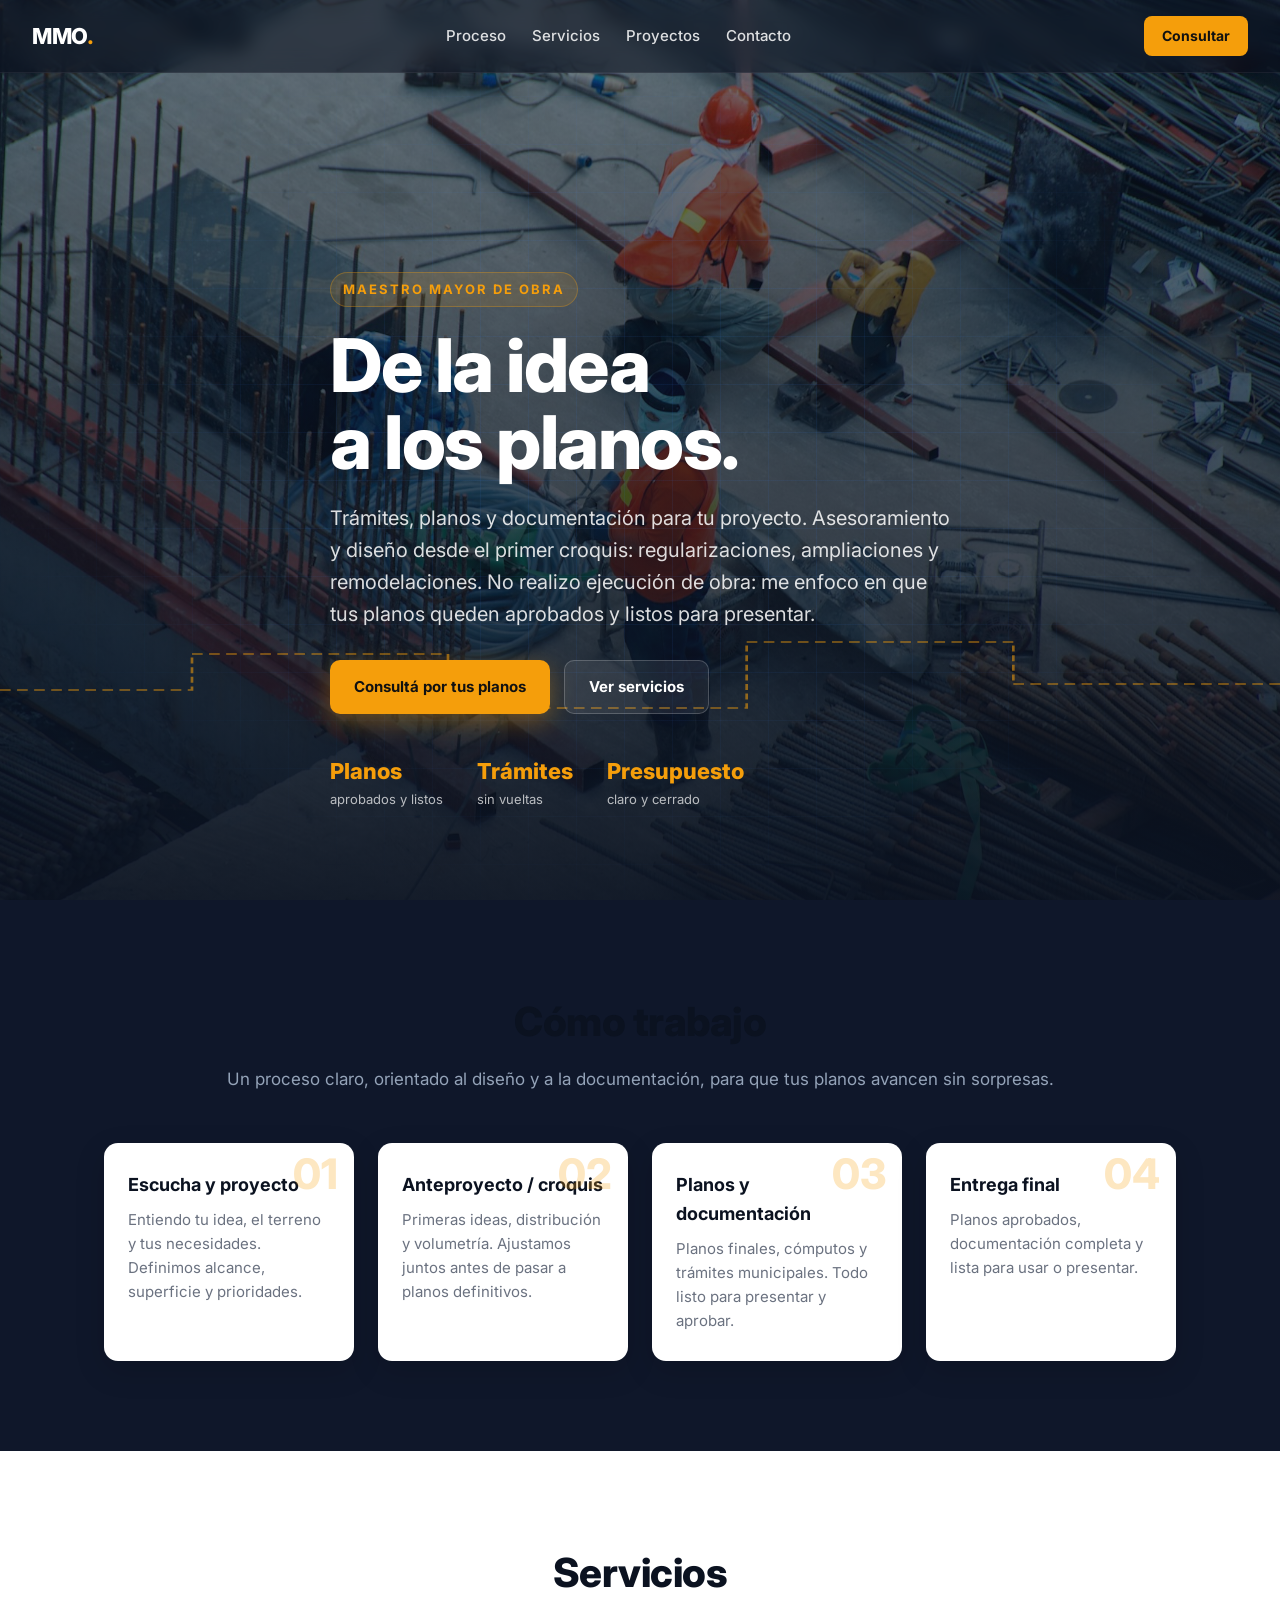
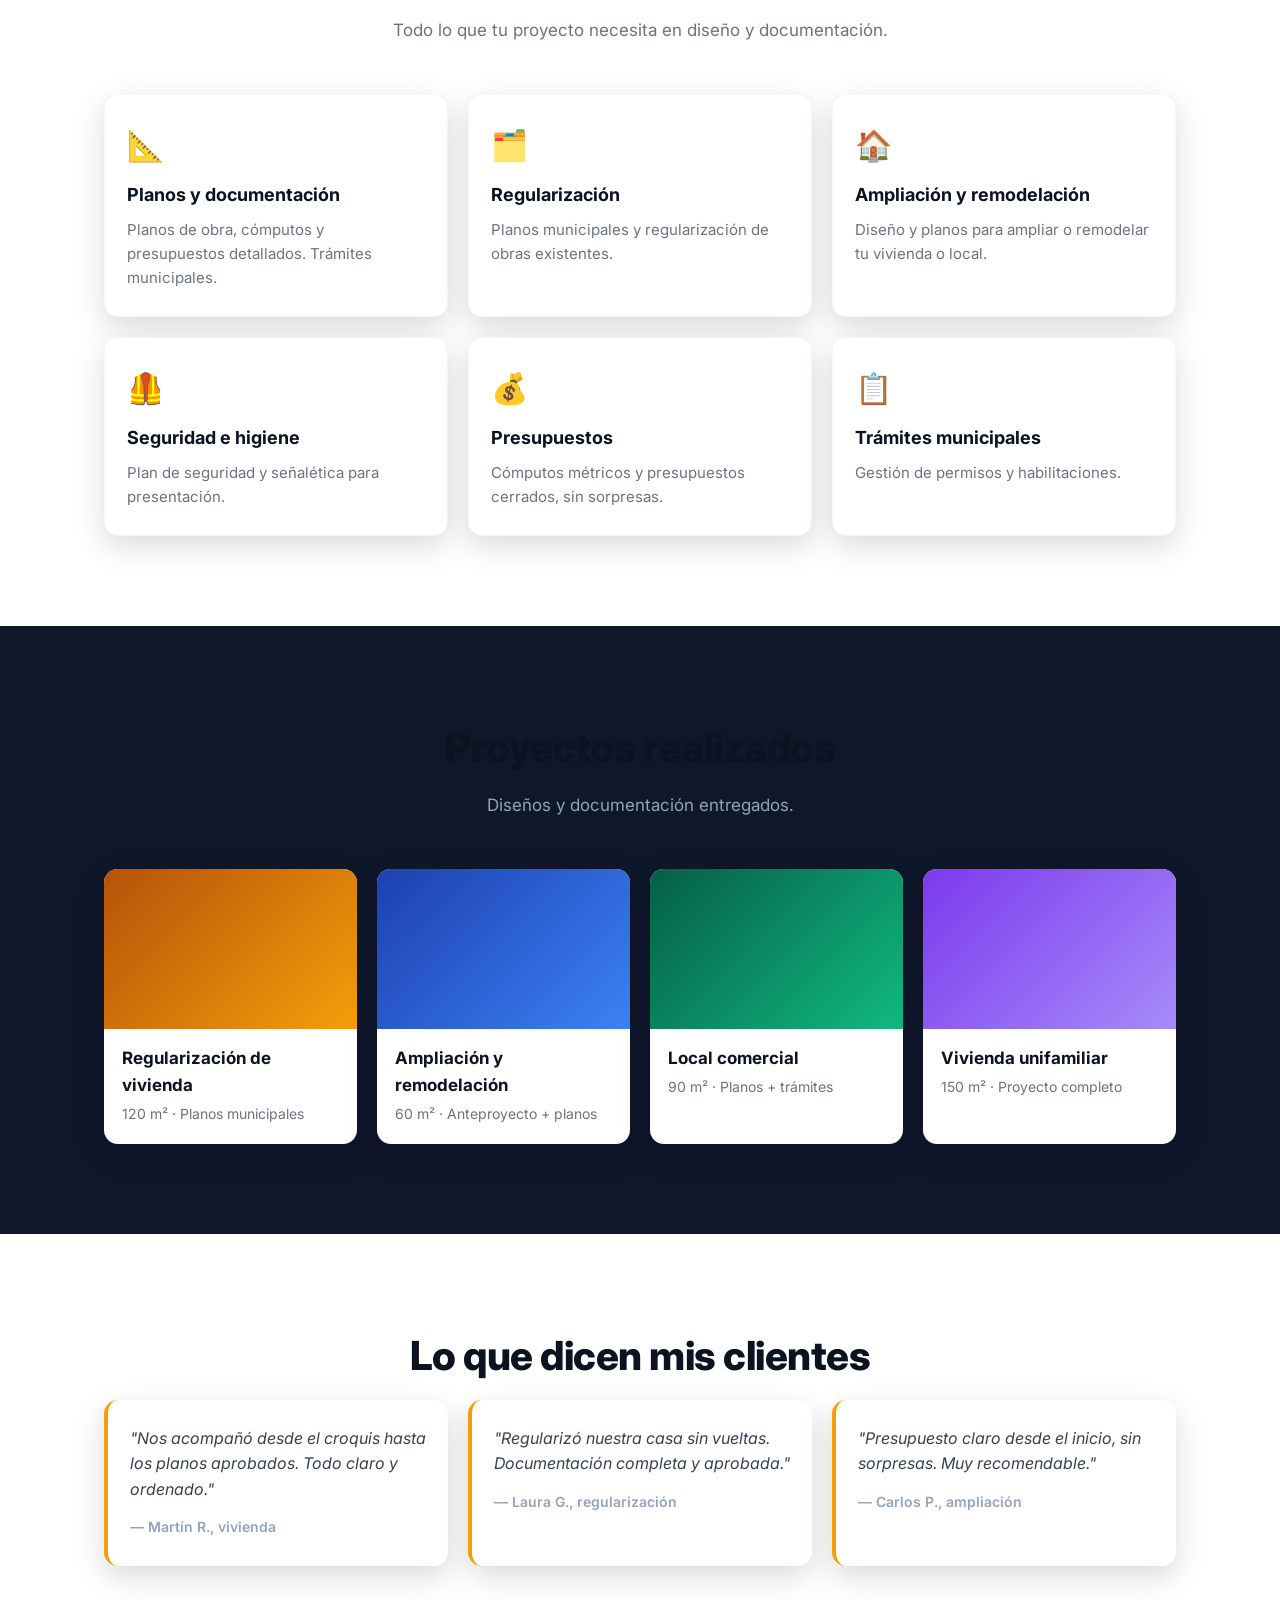
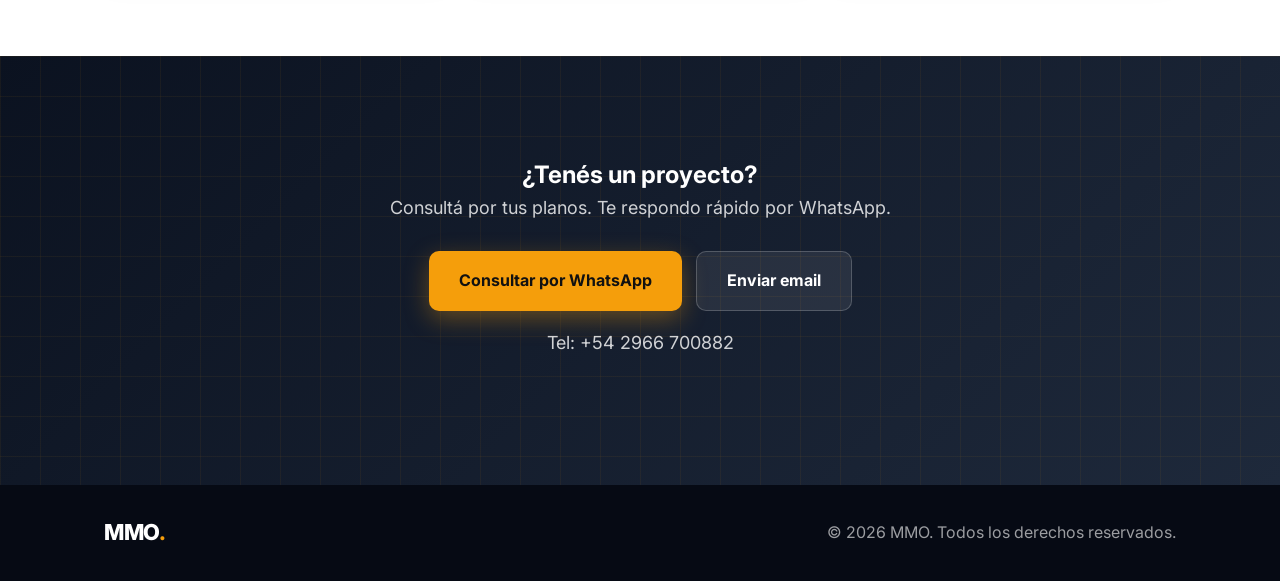
<file: index.html>
<!DOCTYPE html>
<html lang="es">
<head>
<meta charset="utf-8">
<meta name="viewport" content="width=device-width, initial-scale=1">
<title>MMO. — De la idea a los planos</title>
<meta name="description" content="MMO: trámites, planos y documentación para tu proyecto. Asesoramiento y diseño desde el primer croquis. Consultá por tus planos.">
<link rel="preconnect" href="https://fonts.googleapis.com">
<link rel="preconnect" href="https://fonts.gstatic.com" crossorigin>
<link href="https://fonts.googleapis.com/css2?family=Inter:wght@400;500;600;700;800&display=swap" rel="stylesheet">
<link rel="stylesheet" href="styles.css">
</head>
<body>

<header class="hero">
  <nav class="nav">
    <a href="#" class="brand">MMO<span>.</span></a>
    <ul class="nav-links">
      <li><a href="#proceso">Proceso</a></li>
      <li><a href="#servicios">Servicios</a></li>
      <li><a href="#proyectos">Proyectos</a></li>
      <li><a href="#contacto">Contacto</a></li>
    </ul>
    <a href="#contacto" class="nav-cta">Consultar</a>
  </nav>

  <div class="hero-bg" aria-hidden="true"></div>
  <div class="hero-overlay" aria-hidden="true"></div>

  <svg class="blueprint-line" viewBox="0 0 1200 200" preserveAspectRatio="none" aria-hidden="true">
    <path d="M0,120 L180,120 L180,60 L420,60 L420,150 L700,150 L700,40 L950,40 L950,110 L1200,110" />
  </svg>

  <div class="hero-content">
    <span class="eyebrow reveal">Maestro Mayor de Obra</span>
    <h1 class="reveal">De la idea<br>a los planos.</h1>
    <p class="lead reveal">Trámites, planos y documentación para tu proyecto. Asesoramiento y diseño desde el primer croquis: regularizaciones, ampliaciones y remodelaciones. No realizo ejecución de obra: me enfoco en que tus planos queden aprobados y listos para presentar.</p>
    <div class="hero-actions reveal">
      <a href="#contacto" class="btn btn-primary">Consultá por tus planos</a>
      <a href="#servicios" class="btn btn-ghost">Ver servicios</a>
    </div>
    <div class="trust reveal">
      <div class="trust-item"><strong>Planos</strong><span>aprobados y listos</span></div>
      <div class="trust-item"><strong>Trámites</strong><span>sin vueltas</span></div>
      <div class="trust-item"><strong>Presupuesto</strong><span>claro y cerrado</span></div>
    </div>
  </div>
</header>

<section id="proceso" class="section">
  <div class="container">
    <h2 class="reveal">Cómo trabajo</h2>
    <p class="section-lead reveal">Un proceso claro, orientado al diseño y a la documentación, para que tus planos avancen sin sorpresas.</p>
    <div class="steps">
      <div class="step reveal">
        <div class="step-num">01</div>
        <h3>Escucha y proyecto</h3>
        <p>Entiendo tu idea, el terreno y tus necesidades. Definimos alcance, superficie y prioridades.</p>
      </div>
      <div class="step reveal">
        <div class="step-num">02</div>
        <h3>Anteproyecto / croquis</h3>
        <p>Primeras ideas, distribución y volumetría. Ajustamos juntos antes de pasar a planos definitivos.</p>
      </div>
      <div class="step reveal">
        <div class="step-num">03</div>
        <h3>Planos y documentación</h3>
        <p>Planos finales, cómputos y trámites municipales. Todo listo para presentar y aprobar.</p>
      </div>
      <div class="step reveal">
        <div class="step-num">04</div>
        <h3>Entrega final</h3>
        <p>Planos aprobados, documentación completa y lista para usar o presentar.</p>
      </div>
    </div>
  </div>
</section>

<section id="servicios" class="section alt">
  <div class="container">
    <h2 class="reveal">Servicios</h2>
    <p class="section-lead reveal">Todo lo que tu proyecto necesita en diseño y documentación.</p>
    <div class="grid">
      <div class="card reveal">
        <div class="card-icon">📐</div>
        <h3>Planos y documentación</h3>
        <p>Planos de obra, cómputos y presupuestos detallados. Trámites municipales.</p>
      </div>
      <div class="card reveal">
        <div class="card-icon">🗂️</div>
        <h3>Regularización</h3>
        <p>Planos municipales y regularización de obras existentes.</p>
      </div>
      <div class="card reveal">
        <div class="card-icon">🏠</div>
        <h3>Ampliación y remodelación</h3>
        <p>Diseño y planos para ampliar o remodelar tu vivienda o local.</p>
      </div>
      <div class="card reveal">
        <div class="card-icon">🦺</div>
        <h3>Seguridad e higiene</h3>
        <p>Plan de seguridad y señalética para presentación.</p>
      </div>
      <div class="card reveal">
        <div class="card-icon">💰</div>
        <h3>Presupuestos</h3>
        <p>Cómputos métricos y presupuestos cerrados, sin sorpresas.</p>
      </div>
      <div class="card reveal">
        <div class="card-icon">📋</div>
        <h3>Trámites municipales</h3>
        <p>Gestión de permisos y habilitaciones.</p>
      </div>
    </div>
  </div>
</section>

<section id="proyectos" class="section">
  <div class="container">
    <h2 class="reveal">Proyectos realizados</h2>
    <p class="section-lead reveal">Diseños y documentación entregados.</p>
    <div class="obras">
      <div class="obra reveal">
        <div class="obra-img obra-1"></div>
        <h3>Regularización de vivienda</h3>
        <p>120 m² · Planos municipales</p>
      </div>
      <div class="obra reveal">
        <div class="obra-img obra-2"></div>
        <h3>Ampliación y remodelación</h3>
        <p>60 m² · Anteproyecto + planos</p>
      </div>
      <div class="obra reveal">
        <div class="obra-img obra-3"></div>
        <h3>Local comercial</h3>
        <p>90 m² · Planos + trámites</p>
      </div>
      <div class="obra reveal">
        <div class="obra-img obra-4"></div>
        <h3>Vivienda unifamiliar</h3>
        <p>150 m² · Proyecto completo</p>
      </div>
    </div>
  </div>
</section>

<section class="section alt">
  <div class="container">
    <h2 class="reveal">Lo que dicen mis clientes</h2>
    <div class="testimonios">
      <blockquote class="reveal">
        <p>"Nos acompañó desde el croquis hasta los planos aprobados. Todo claro y ordenado."</p>
        <cite>— Martín R., vivienda</cite>
      </blockquote>
      <blockquote class="reveal">
        <p>"Regularizó nuestra casa sin vueltas. Documentación completa y aprobada."</p>
        <cite>— Laura G., regularización</cite>
      </blockquote>
      <blockquote class="reveal">
        <p>"Presupuesto claro desde el inicio, sin sorpresas. Muy recomendable."</p>
        <cite>— Carlos P., ampliación</cite>
      </blockquote>
    </div>
  </div>
</section>

<section id="contacto" class="cta-section">
  <div class="container cta-inner">
    <h2 class="reveal">¿Tenés un proyecto?</h2>
    <p class="reveal">Consultá por tus planos. Te respondo rápido por WhatsApp.</p>
    <div class="cta-actions reveal">
      <a class="btn btn-primary btn-lg" href="https://wa.me/542966700882" target="_blank" rel="noopener">Consultar por WhatsApp</a>
      <a class="btn btn-ghost btn-lg" href="https://mail.google.com/mail/?view=cm&fs=1&to=mpsanabriia%2Bmmo@gmail.com&su=Consulta%20por%20planos&body=Hola%2C%20quisiera%20consultar%20por%20planos%20y%20tr%C3%A1mites." target="_blank" rel="noopener">Enviar email</a>
    </div>
    <p class="muted reveal">Tel: +54 2966 700882</p>
  </div>
</section>

<footer>
  <div class="container footer-inner">
    <div class="brand">MMO<span>.</span></div>
    <p>© <span id="year"></span> MMO. Todos los derechos reservados.</p>
  </div>
</footer>

<script>
  document.getElementById('year').textContent = new Date().getFullYear();

  document.querySelectorAll('a[href^="#"]').forEach(a => {
    a.addEventListener('click', e => {
      const id = a.getAttribute('href');
      if (id.length > 1) {
        e.preventDefault();
        document.querySelector(id)?.scrollIntoView({ behavior: 'smooth', block: 'start' });
      }
    });
  });

  const io = new IntersectionObserver((entries) => {
    entries.forEach(en => {
      if (en.isIntersecting) {
        en.target.classList.add('in');
        io.unobserve(en.target);
      }
    });
  }, { threshold: 0.15 });
  document.querySelectorAll('.reveal').forEach(el => io.observe(el));
</script>
</body>
</html>
</file>
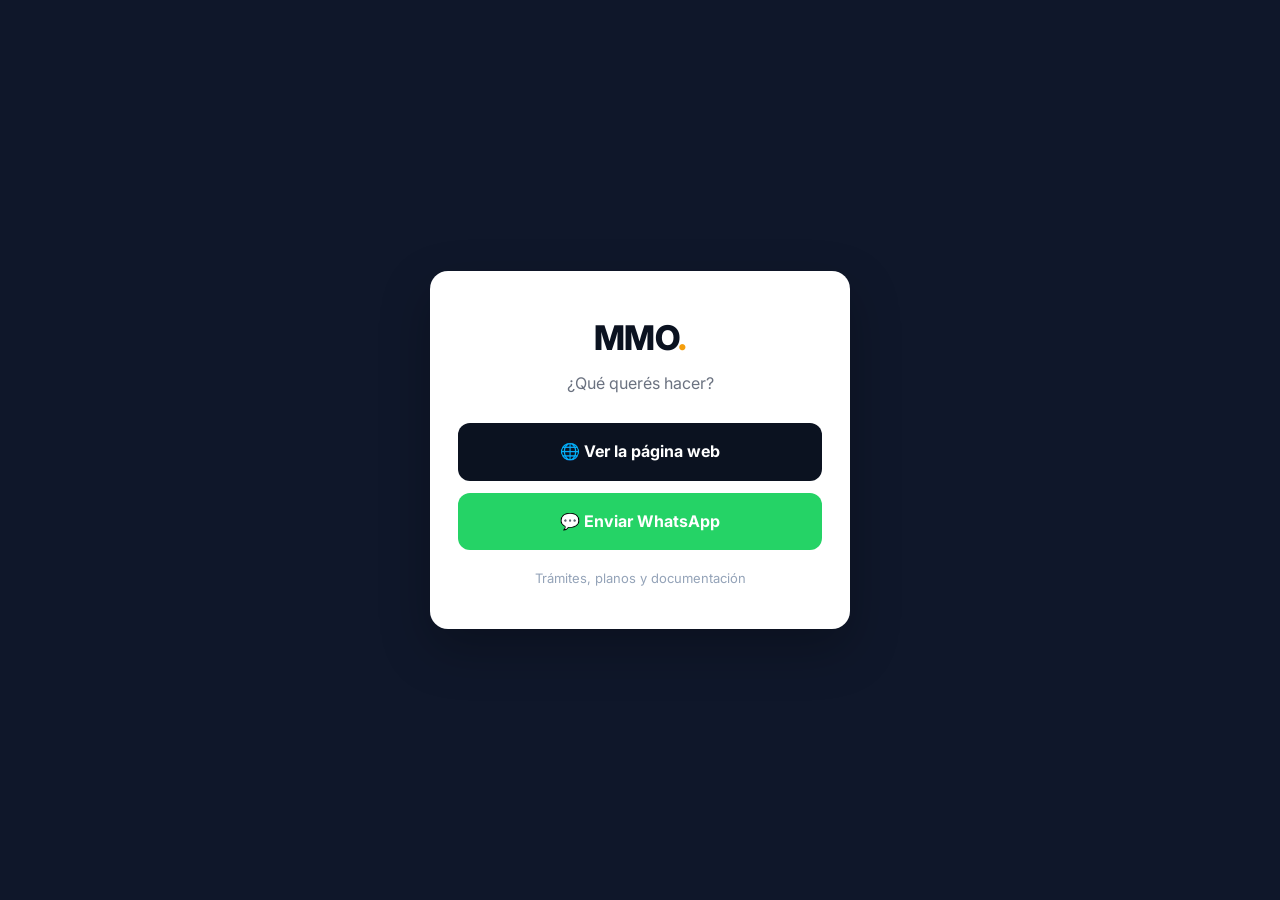
<file: elegir.html>
<!DOCTYPE html>
<html lang="es">
<head>
<meta charset="utf-8">
<meta name="viewport" content="width=device-width, initial-scale=1">
<title>MMO. — Elegí una opción</title>
<meta name="description" content="Elegí si querés ver la página web de MMO o enviar un WhatsApp.">
<link rel="preconnect" href="https://fonts.googleapis.com">
<link rel="preconnect" href="https://fonts.gstatic.com" crossorigin>
<link href="https://fonts.googleapis.com/css2?family=Inter:wght@400;500;600;700;800&display=swap" rel="stylesheet">
<link rel="stylesheet" href="styles.css">
<style>
  .menu-wrap { min-height: 100vh; display: flex; align-items: center; justify-content: center; padding: 40px 20px; background: var(--bg); }
  .menu-card { background: #fff; border-radius: 18px; padding: 40px 28px; max-width: 420px; width: 100%; box-shadow: var(--shadow-lg); text-align: center; }
  .menu-card .brand { font-size: 34px; font-weight: 800; color: var(--dark); margin-bottom: 6px; }
  .menu-card .brand span { color: var(--primary); }
  .menu-card p { color: #6b7280; margin-bottom: 26px; }
  .menu-btn { display: block; width: 100%; padding: 16px; margin-bottom: 12px; border-radius: 12px; font-weight: 700; font-size: 16px; text-align: center; transition: transform .2s, box-shadow .2s; }
  .menu-btn.web { background: var(--dark); color: #fff; }
  .menu-btn.wa { background: #25D366; color: #fff; }
  .menu-btn:hover { transform: translateY(-2px); box-shadow: var(--shadow); }
  .menu-foot { margin-top: 18px; font-size: 13px; color: var(--muted); }
</style>
</head>
<body>
  <div class="menu-wrap">
    <div class="menu-card">
      <div class="brand">MMO<span>.</span></div>
      <p>¿Qué querés hacer?</p>
      <a class="menu-btn web" href="https://cuutii.github.io/mmo/">🌐 Ver la página web</a>
      <a class="menu-btn wa" href="https://wa.me/542966700882" target="_blank" rel="noopener">💬 Enviar WhatsApp</a>
      <div class="menu-foot">Trámites, planos y documentación</div>
    </div>
  </div>
</body>
</html>
</file>
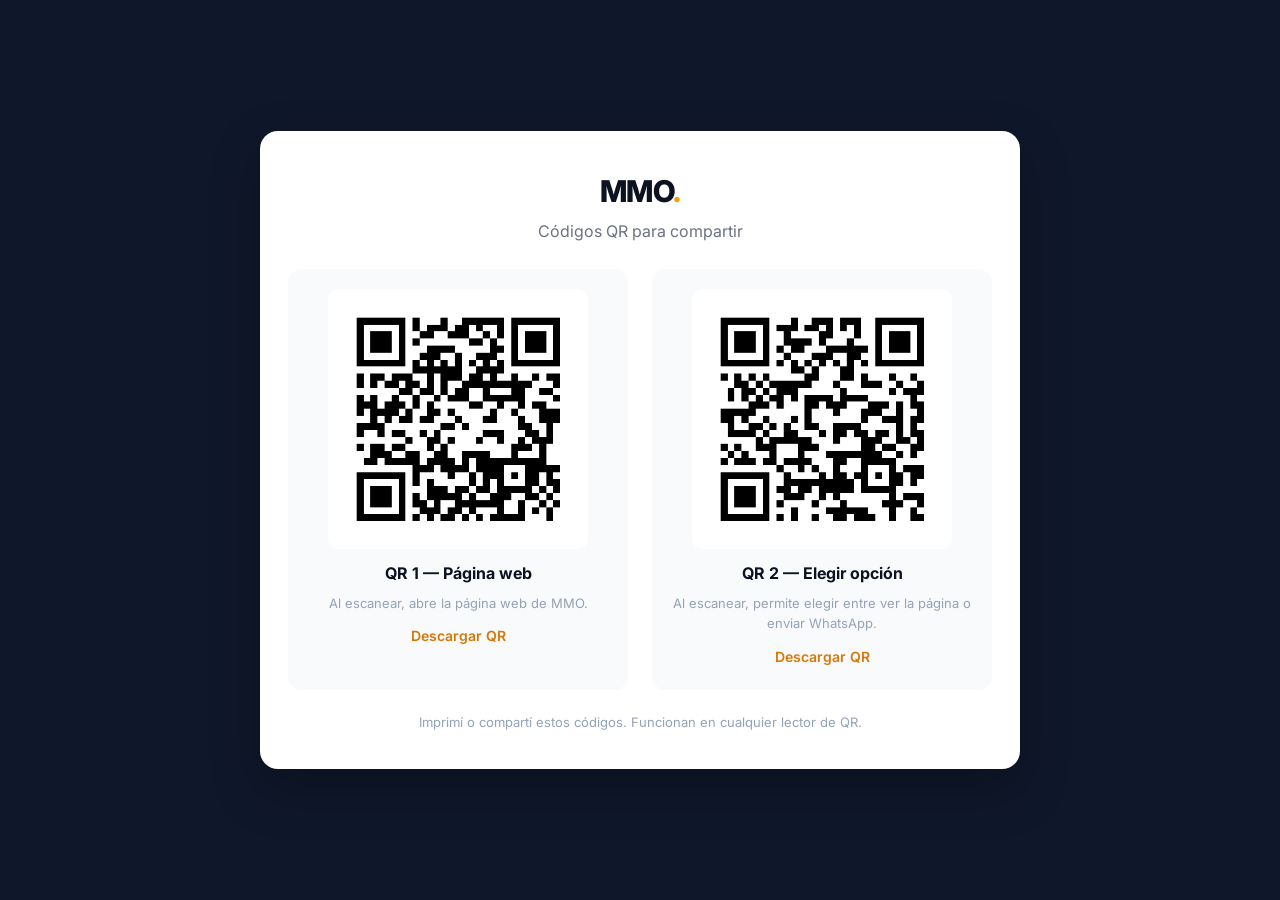
<file: qr.html>
<!DOCTYPE html>
<html lang="es">
<head>
<meta charset="utf-8">
<meta name="viewport" content="width=device-width, initial-scale=1">
<title>MMO. — Códigos QR</title>
<link rel="preconnect" href="https://fonts.googleapis.com">
<link rel="preconnect" href="https://fonts.gstatic.com" crossorigin>
<link href="https://fonts.googleapis.com/css2?family=Inter:wght@400;500;600;700;800&display=swap" rel="stylesheet">
<link rel="stylesheet" href="styles.css">
<style>
  .qr-wrap { min-height: 100vh; display: flex; align-items: center; justify-content: center; padding: 40px 20px; background: var(--bg); }
  .qr-card { background: #fff; border-radius: 18px; padding: 36px 28px; max-width: 760px; width: 100%; box-shadow: var(--shadow-lg); text-align: center; }
  .qr-card .brand { font-size: 30px; font-weight: 800; color: var(--dark); margin-bottom: 4px; }
  .qr-card .brand span { color: var(--primary); }
  .qr-card p { color: #6b7280; margin-bottom: 24px; }
  .qr-grid { display: grid; grid-template-columns: repeat(auto-fit, minmax(260px, 1fr)); gap: 24px; }
  .qr-item { background: #f8fafc; border-radius: 14px; padding: 20px; }
  .qr-item img { width: 100%; max-width: 260px; margin: 0 auto 12px; border-radius: 10px; }
  .qr-item h3 { font-size: 16px; color: var(--dark); margin-bottom: 6px; }
  .qr-item small { color: var(--muted); font-size: 13px; display: block; margin-bottom: 10px; }
  .qr-item a { color: var(--primary-dark); font-weight: 600; font-size: 14px; }
  .qr-foot { margin-top: 22px; font-size: 13px; color: var(--muted); }
</style>
</head>
<body>
  <div class="qr-wrap">
    <div class="qr-card">
      <div class="brand">MMO<span>.</span></div>
      <p>Códigos QR para compartir</p>
      <div class="qr-grid">
        <div class="qr-item">
          <img src="qr-pagina.png" alt="QR página web">
          <h3>QR 1 — Página web</h3>
          <small>Al escanear, abre la página web de MMO.</small>
          <a href="qr-pagina.png" download>Descargar QR</a>
        </div>
        <div class="qr-item">
          <img src="qr-menu.png" alt="QR menú elegir">
          <h3>QR 2 — Elegir opción</h3>
          <small>Al escanear, permite elegir entre ver la página o enviar WhatsApp.</small>
          <a href="qr-menu.png" download>Descargar QR</a>
        </div>
      </div>
      <div class="qr-foot">Imprimí o compartí estos códigos. Funcionan en cualquier lector de QR.</div>
    </div>
  </div>
</body>
</html>
</file>
<file: styles.css>
:root {
  --bg: #0f172a;
  --bg-soft: #1e293b;
  --card: #ffffff;
  --text: #1f2937;
  --text-light: #e5e7eb;
  --muted: #94a3b8;
  --primary: #f59e0b;
  --primary-dark: #d97706;
  --primary-glow: rgba(245, 158, 11, 0.35);
  --accent: #3b82f6;
  --dark: #0b1220;
  --radius: 14px;
  --shadow: 0 10px 30px rgba(0,0,0,0.15);
  --shadow-lg: 0 20px 50px rgba(0,0,0,0.25);
}
* { box-sizing: border-box; margin: 0; padding: 0; }
html { scroll-behavior: smooth; }
body {
  font-family: 'Inter', system-ui, -apple-system, Segoe UI, Roboto, sans-serif;
  background: var(--bg);
  color: var(--text);
  line-height: 1.6;
  overflow-x: hidden;
}
a { color: inherit; text-decoration: none; }
img { max-width: 100%; display: block; }

.container { max-width: 1120px; margin: 0 auto; padding: 0 24px; }

/* ---------- NAV ---------- */
.nav {
  position: fixed; top: 0; left: 0; right: 0; z-index: 50;
  display: flex; align-items: center; justify-content: space-between;
  padding: 16px 32px;
  background: rgba(11, 18, 32, 0.55);
  backdrop-filter: blur(10px);
  -webkit-backdrop-filter: blur(10px);
  border-bottom: 1px solid rgba(255,255,255,0.06);
}
.brand { font-weight: 800; font-size: 22px; color: #fff; letter-spacing: -0.5px; }
.brand span { color: var(--primary); }
.nav-links { display: flex; gap: 26px; list-style: none; }
.nav-links a { color: rgba(255,255,255,0.85); font-weight: 500; font-size: 15px; transition: color .2s; }
.nav-links a:hover { color: var(--primary); }
.nav-cta {
  background: var(--primary); color: #111; padding: 9px 18px; border-radius: 8px;
  font-weight: 700; font-size: 14px; transition: transform .2s, background .2s;
}
.nav-cta:hover { background: var(--primary-dark); transform: translateY(-1px); }

/* ---------- HERO ---------- */
.hero {
  position: relative;
  min-height: 100vh;
  display: flex; flex-direction: column;
  color: #fff;
  overflow: hidden;
}
.hero-bg {
  position: absolute; inset: 0;
  background: url('hero.jpg') center/cover no-repeat;
  transform: scale(1.05);
  animation: slowZoom 18s ease-in-out infinite alternate;
  z-index: 0;
}
@keyframes slowZoom { from { transform: scale(1.05); } to { transform: scale(1.12); } }
.hero-overlay {
  position: absolute; inset: 0; z-index: 1;
  background: linear-gradient(180deg,
    rgba(11,18,32,0.55) 0%,
    rgba(11,18,32,0.75) 55%,
    rgba(11,18,32,0.95) 100%);
}
/* blueprint grid overlay */
.hero::after {
  content: ""; position: absolute; inset: 0; z-index: 2; pointer-events: none;
  background-image:
    linear-gradient(rgba(59,130,246,0.08) 1px, transparent 1px),
    linear-gradient(90deg, rgba(59,130,246,0.08) 1px, transparent 1px);
  background-size: 48px 48px;
  mask-image: radial-gradient(ellipse at center, black 30%, transparent 75%);
  -webkit-mask-image: radial-gradient(ellipse at center, black 30%, transparent 75%);
}

.blueprint-line {
  position: absolute; bottom: 18%; left: 0; width: 100%; height: 120px; z-index: 3;
  pointer-events: none; opacity: 0.55;
}
.blueprint-line path {
  fill: none; stroke: var(--primary); stroke-width: 2.5;
  stroke-dasharray: 10 6;
  animation: dash 6s linear infinite;
}
@keyframes dash { to { stroke-dashoffset: -100; } }

.hero-content {
  position: relative; z-index: 4;
  max-width: 820px; margin: auto auto 0; padding: 0 24px 90px;
  text-align: left;
}
.eyebrow {
  display: inline-block; font-size: 13px; font-weight: 700; letter-spacing: 2px;
  text-transform: uppercase; color: var(--primary);
  background: rgba(245,158,11,0.12); border: 1px solid rgba(245,158,11,0.3);
  padding: 6px 12px; border-radius: 999px; margin-bottom: 20px;
}
.hero h1 {
  font-size: clamp(40px, 7vw, 74px); font-weight: 800; line-height: 1.05;
  letter-spacing: -1.5px; margin-bottom: 20px;
}
.hero .lead {
  font-size: clamp(16px, 2vw, 20px); color: rgba(255,255,255,0.85);
  max-width: 620px; margin-bottom: 30px;
}
.hero-actions { display: flex; gap: 14px; flex-wrap: wrap; margin-bottom: 40px; }
.btn {
  display: inline-flex; align-items: center; gap: 8px;
  padding: 14px 24px; border-radius: 10px; font-weight: 700; font-size: 15px;
  transition: transform .2s, box-shadow .2s, background .2s;
  cursor: pointer; border: none;
}
.btn-primary { background: var(--primary); color: #111; box-shadow: 0 8px 24px var(--primary-glow); }
.btn-primary:hover { background: var(--primary-dark); transform: translateY(-2px); box-shadow: 0 12px 32px var(--primary-glow); }
.btn-ghost { background: rgba(255,255,255,0.08); color: #fff; border: 1px solid rgba(255,255,255,0.2); }
.btn-ghost:hover { background: rgba(255,255,255,0.16); transform: translateY(-2px); }
.btn-lg { padding: 16px 30px; font-size: 16px; }
.btn-block { width: 100%; justify-content: center; }

.trust { display: flex; gap: 34px; flex-wrap: wrap; }
.trust-item { display: flex; flex-direction: column; }
.trust-item strong { font-size: 22px; color: var(--primary); font-weight: 800; }
.trust-item span { font-size: 13px; color: rgba(255,255,255,0.7); }

/* ---------- SECTIONS ---------- */
.section { padding: 90px 0; background: var(--bg); }
.section.alt { background: #fff; }
.section h2 {
  font-size: clamp(28px, 4vw, 40px); font-weight: 800; text-align: center;
  letter-spacing: -0.5px; margin-bottom: 12px; color: var(--dark);
}
.section.alt h2 { color: var(--dark); }
.section-lead { text-align: center; color: var(--muted); font-size: 17px; margin-bottom: 50px; }
.section.alt .section-lead { color: #6b7280; }

/* ---------- REVEAL ---------- */
.reveal { opacity: 0; transform: translateY(24px); transition: opacity .7s ease, transform .7s ease; }
.reveal.in { opacity: 1; transform: translateY(0); }
.hero .reveal { transition-delay: 0.1s; }
.hero h1.reveal { transition-delay: 0.2s; }
.hero .lead.reveal { transition-delay: 0.35s; }
.hero-actions.reveal { transition-delay: 0.5s; }
.trust.reveal { transition-delay: 0.65s; }

/* ---------- STEPS ---------- */
.steps { display: grid; grid-template-columns: repeat(auto-fit, minmax(230px, 1fr)); gap: 24px; }
.step {
  background: #fff; border-radius: var(--radius); padding: 28px 24px;
  box-shadow: var(--shadow); position: relative; overflow: hidden;
  transition: transform .25s, box-shadow .25s;
}
.step:hover { transform: translateY(-6px); box-shadow: var(--shadow-lg); }
.step-num {
  font-size: 42px; font-weight: 800; color: var(--primary); opacity: 0.25;
  position: absolute; top: 10px; right: 16px; line-height: 1;
}
.step h3 { font-size: 18px; margin-bottom: 8px; color: var(--dark); }
.step p { color: #6b7280; font-size: 15px; }

/* ---------- CARDS ---------- */
.grid { display: grid; grid-template-columns: repeat(auto-fit, minmax(260px, 1fr)); gap: 20px; }
.card {
  background: var(--card); border-radius: var(--radius); padding: 26px 22px;
  box-shadow: var(--shadow); transition: transform .25s, box-shadow .25s;
  border: 1px solid rgba(0,0,0,0.04);
}
.card:hover { transform: translateY(-6px); box-shadow: var(--shadow-lg); }
.card-icon { font-size: 30px; margin-bottom: 12px; }
.card h3 { font-size: 18px; margin-bottom: 8px; color: var(--dark); }
.card p { color: #6b7280; font-size: 15px; }

/* ---------- OBRAS ---------- */
.obras { display: grid; grid-template-columns: repeat(auto-fit, minmax(240px, 1fr)); gap: 20px; }
.obra { background: #fff; border-radius: var(--radius); overflow: hidden; box-shadow: var(--shadow); transition: transform .25s; }
.obra:hover { transform: translateY(-6px); }
.obra-img { height: 160px; background-size: cover; background-position: center; }
.obra-1 { background: linear-gradient(135deg, #b45309, #f59e0b); }
.obra-2 { background: linear-gradient(135deg, #1e40af, #3b82f6); }
.obra-3 { background: linear-gradient(135deg, #065f46, #10b981); }
.obra-4 { background: linear-gradient(135deg, #7c3aed, #a78bfa); }
.obra h3 { padding: 16px 18px 4px; font-size: 17px; color: var(--dark); }
.obra p { padding: 0 18px 18px; color: #6b7280; font-size: 14px; }

/* ---------- TESTIMONIOS ---------- */
.testimonios { display: grid; grid-template-columns: repeat(auto-fit, minmax(280px, 1fr)); gap: 20px; }
.testimonios blockquote {
  background: #fff; border-radius: var(--radius); padding: 26px 22px;
  box-shadow: var(--shadow); border-left: 4px solid var(--primary);
}
.testimonios p { font-style: italic; color: #374151; margin-bottom: 12px; }
.testimonios cite { font-size: 14px; color: var(--muted); font-style: normal; font-weight: 600; }

/* ---------- CTA ---------- */
.cta-section {
  position: relative; padding: 100px 0;
  background: linear-gradient(135deg, var(--dark), #1e293b);
  color: #fff; text-align: center; overflow: hidden;
}
.cta-section::before {
  content: ""; position: absolute; inset: 0; pointer-events: none;
  background-image:
    linear-gradient(rgba(245,158,11,0.06) 1px, transparent 1px),
    linear-gradient(90deg, rgba(245,158,11,0.06) 1px, transparent 1px);
  background-size: 40px 40px;
}
.cta-inner { position: relative; z-index: 1; }
.cta-section h2 { color: #fff; }
.cta-section p { color: rgba(255,255,255,0.8); font-size: 18px; margin-bottom: 28px; }
.cta-actions { display: flex; gap: 14px; justify-content: center; flex-wrap: wrap; margin-bottom: 18px; }
.muted { color: rgba(255,255,255,0.55); font-size: 14px; }

/* ---------- FOOTER ---------- */
footer { background: #060a14; color: rgba(255,255,255,0.6); padding: 30px 0; }
.footer-inner { display: flex; justify-content: space-between; align-items: center; flex-wrap: wrap; gap: 12px; }
.footer-inner .brand { color: #fff; }

/* ---------- RESPONSIVE ---------- */
@media (max-width: 768px) {
  .nav { padding: 14px 18px; }
  .nav-links { display: none; }
  .hero-content { padding: 0 18px 70px; }
  .trust { gap: 20px; }
  .trust-item strong { font-size: 18px; }
  .cta-actions { flex-direction: column; align-items: center; }
}
@media (max-width: 480px) {
  .hero h1 { font-size: 34px; }
  .btn { width: 100%; justify-content: center; }
}
</file>
